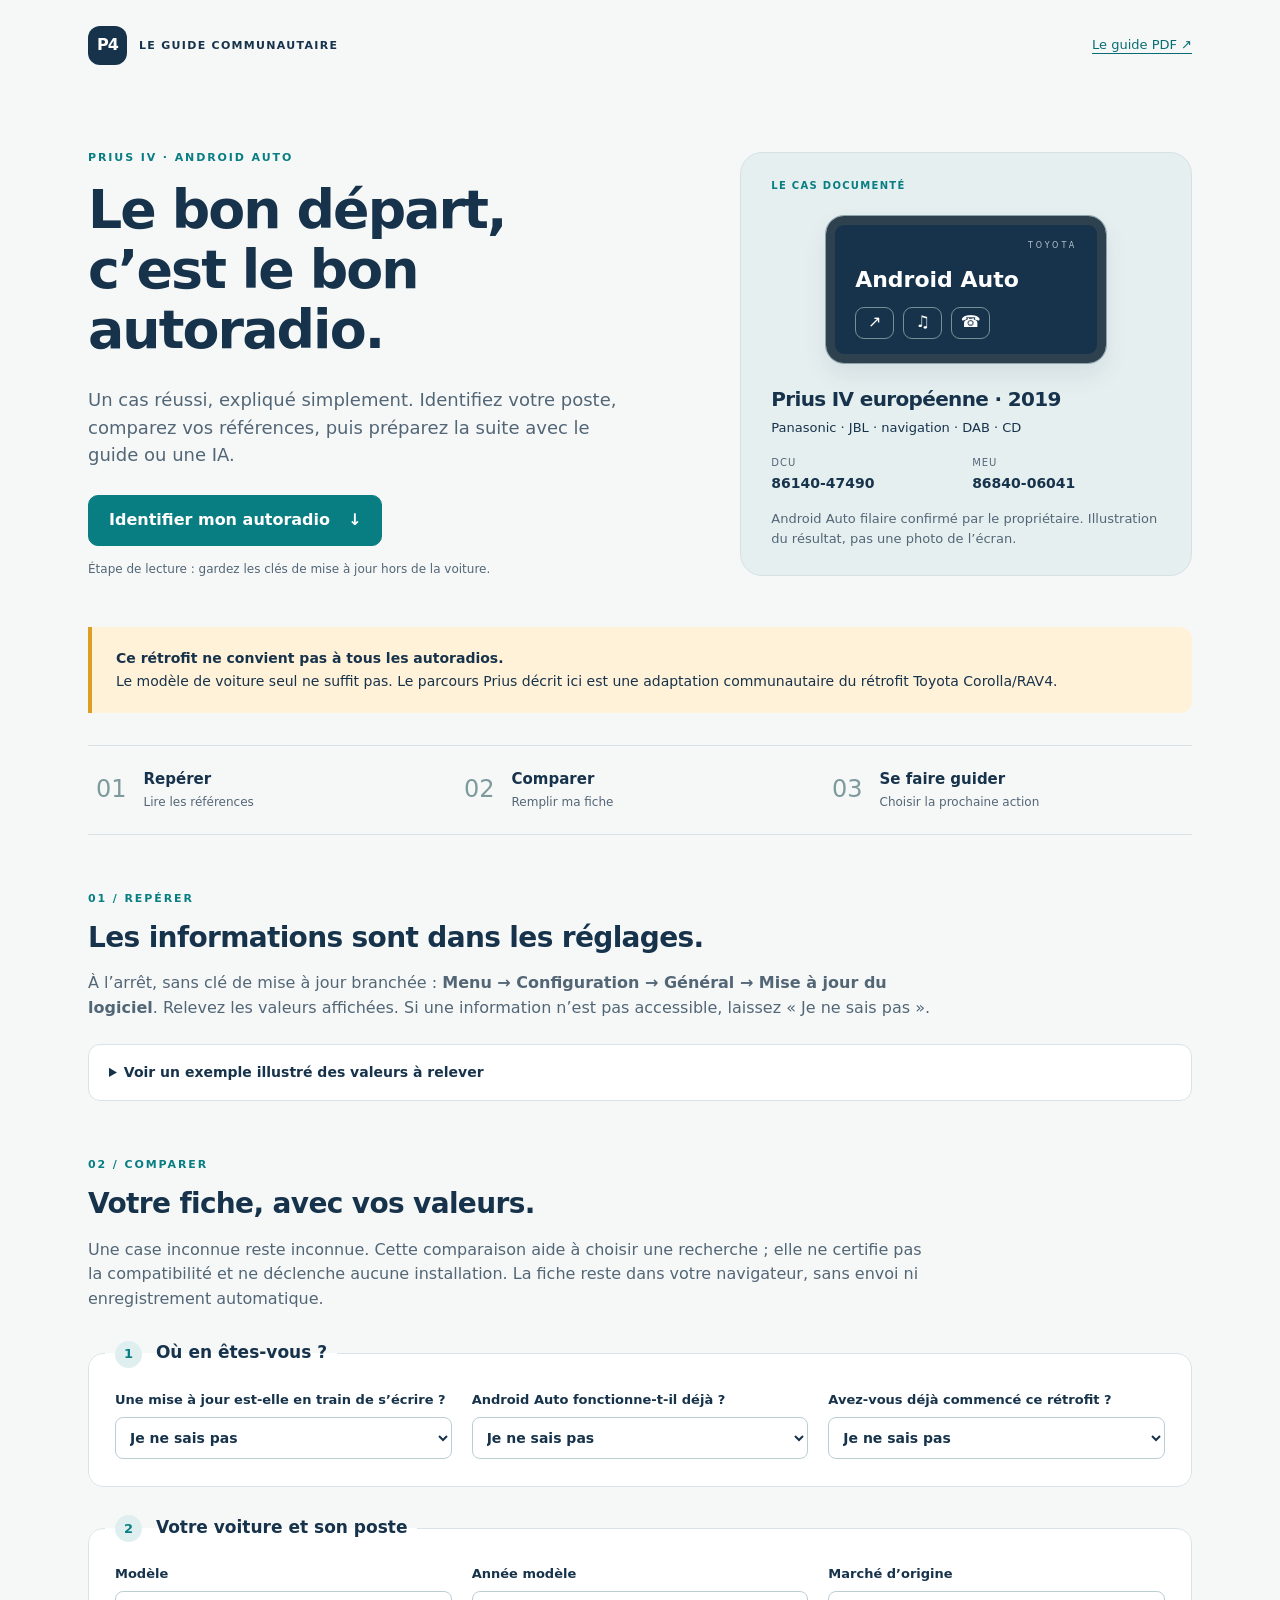
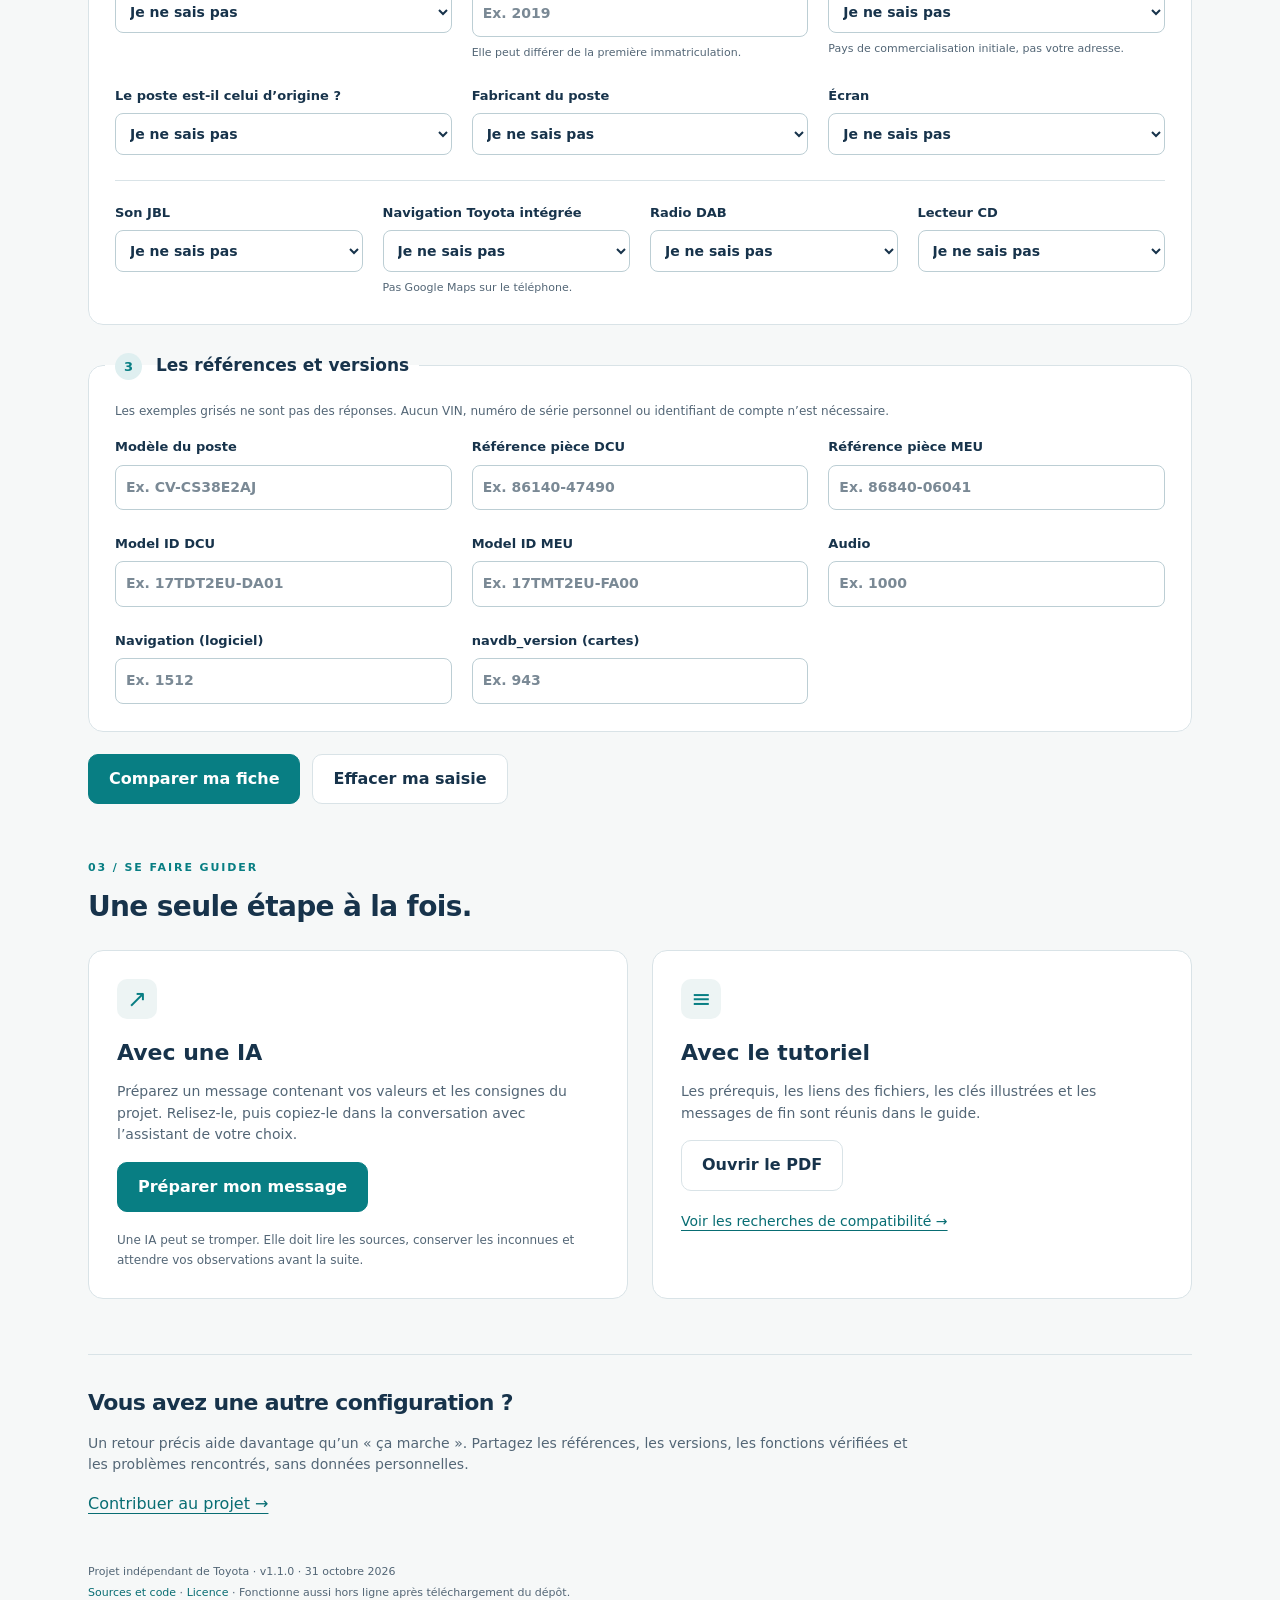
<file: index.html>
<!doctype html>
<html lang="fr"><head><meta charset="utf-8"><meta name="viewport" content="width=device-width, initial-scale=1"><meta http-equiv="refresh" content="0; url=guide/"><title>Guide Prius IV Android Auto</title></head><body><p><a href="guide/">Ouvrir le guide illustré Prius IV Android Auto</a></p></body></html>
</file>
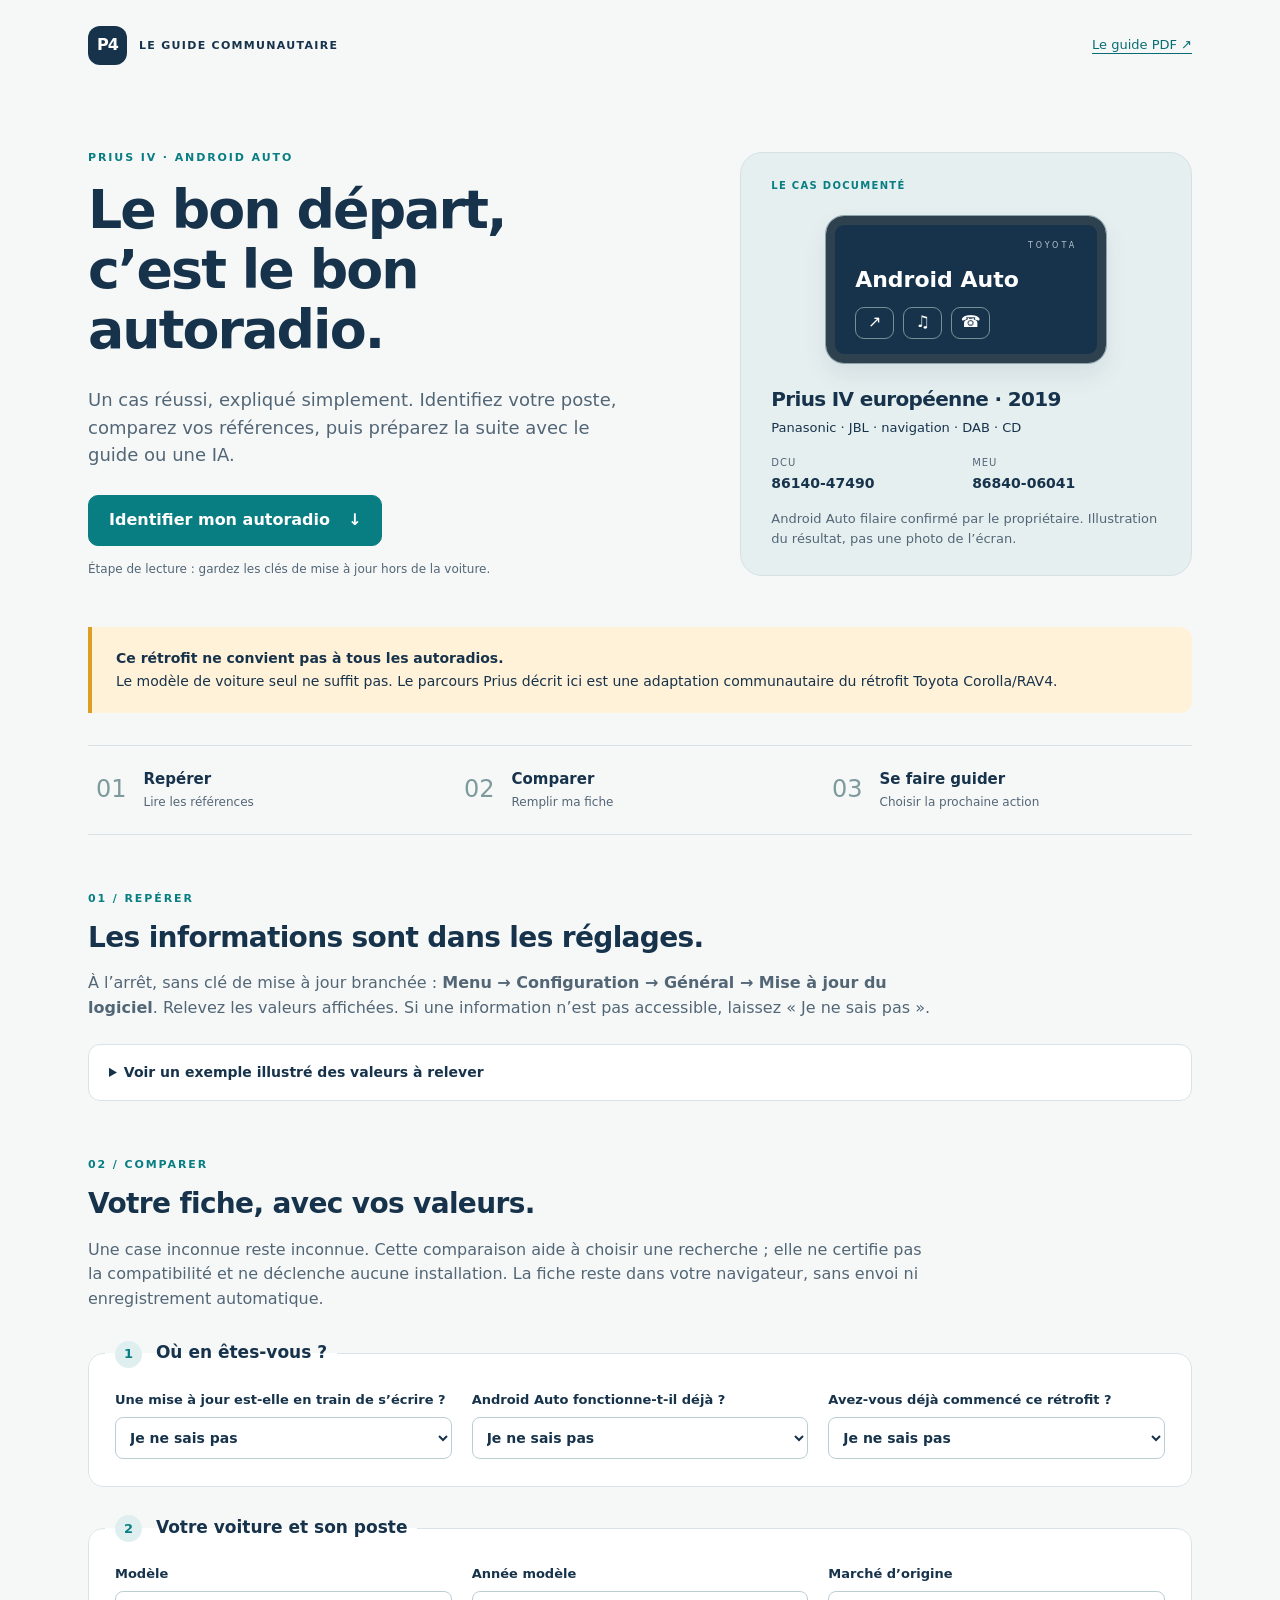
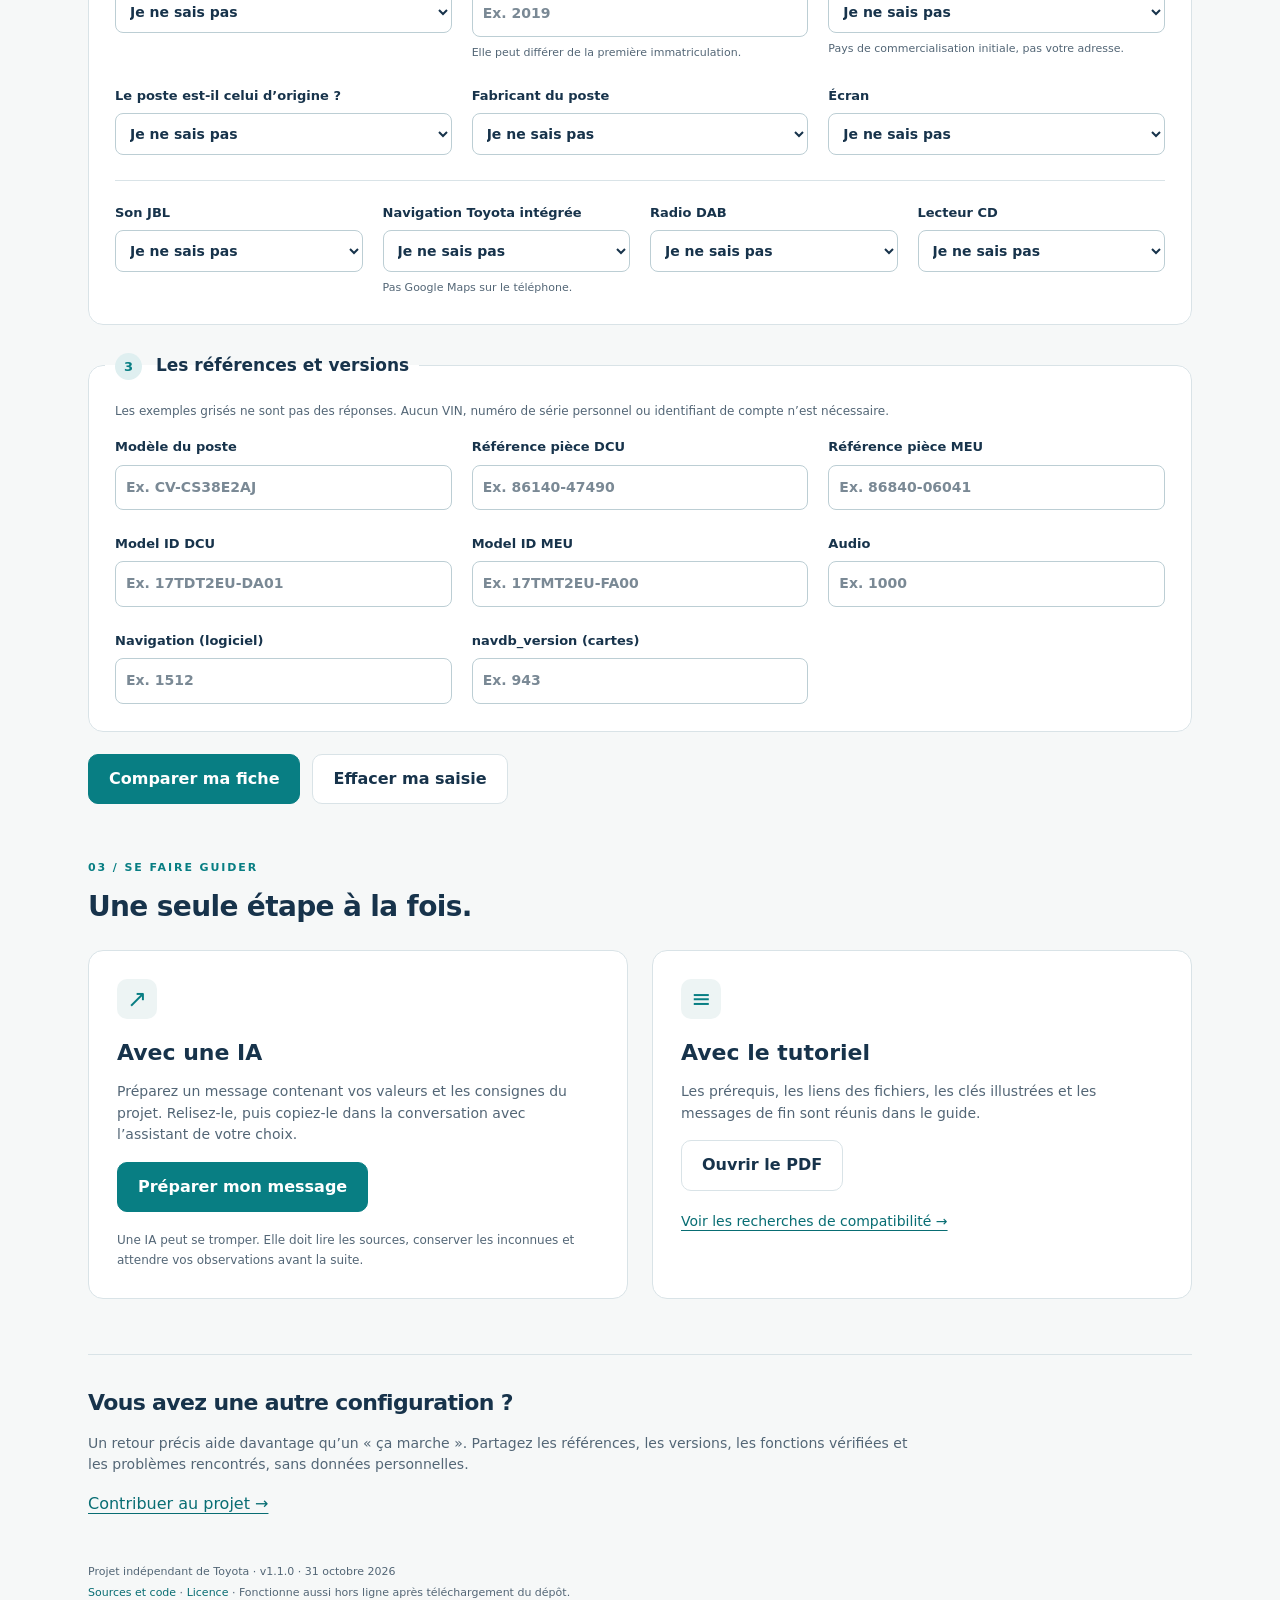
<file: guide/index.html>
<!doctype html>
<html lang="fr">
<head>
  <meta charset="utf-8">
  <meta name="viewport" content="width=device-width, initial-scale=1">
  <meta name="description" content="Identifier son autoradio Toyota avant un rétrofit Android Auto : guide illustré, comparaison des références et fiche pour un accompagnement IA.">
  <title>Mon autoradio est-il concerné ? · Prius IV</title>
  <link rel="stylesheet" href="style.css">
  <script src="preflight.js" defer></script>
  <script src="app.js" defer></script>
</head>
<body>
  <a class="skip" href="#fiche">Aller à ma fiche</a>
  <header class="top"><a class="brand" href="https://github.com/toyrek/prius4-android-auto-retrofit"><span class="mark" aria-hidden="true">P4</span> LE GUIDE COMMUNAUTAIRE</a><a href="../downloads/Tutoriel-Prius-IV-Android-Auto.pdf">Le guide PDF ↗</a></header>
  <main>
    <section class="hero">
      <div><p class="eyebrow">PRIUS IV · ANDROID AUTO</p><h1>Le bon départ,<br>c’est le bon autoradio.</h1><p class="lead">Un cas réussi, expliqué simplement. Identifiez votre poste, comparez vos références, puis préparez la suite avec le guide ou une IA.</p><a class="button" href="#fiche">Identifier mon autoradio <span aria-hidden="true">↓</span></a><p class="small">Étape de lecture : gardez les clés de mise à jour hors de la voiture.</p></div>
      <aside class="case"><span class="pill">LE CAS DOCUMENTÉ</span><div class="radio" aria-hidden="true"><span>TOYOTA</span><strong>Android Auto</strong><div><i>↗</i><i>♫</i><i>☎</i></div></div><h2>Prius IV européenne · 2019</h2><p>Panasonic · JBL · navigation · DAB · CD</p><dl><div><dt>DCU</dt><dd>86140-47490</dd></div><div><dt>MEU</dt><dd>86840-06041</dd></div></dl><p class="small">Android Auto filaire confirmé par le propriétaire. Illustration du résultat, pas une photo de l’écran.</p></aside>
    </section>
    <div class="notice"><strong>Ce rétrofit ne convient pas à tous les autoradios.</strong> Le modèle de voiture seul ne suffit pas. Le parcours Prius décrit ici est une adaptation communautaire du rétrofit Toyota Corolla/RAV4.</div>
    <nav class="steps" aria-label="Les trois étapes"><a href="#identifier"><b>01</b><span><strong>Repérer</strong>Lire les références</span></a><a href="#fiche"><b>02</b><span><strong>Comparer</strong>Remplir ma fiche</span></a><a href="#suite"><b>03</b><span><strong>Se faire guider</strong>Choisir la prochaine action</span></a></nav>
    <section id="identifier" class="section">
      <p class="eyebrow">01 / REPÉRER</p><h2>Les informations sont dans les réglages.</h2><p>À l’arrêt, sans clé de mise à jour branchée : <strong>Menu → Configuration → Général → Mise à jour du logiciel</strong>. Relevez les valeurs affichées. Si une information n’est pas accessible, laissez « Je ne sais pas ».</p>
      <details class="help"><summary>Voir un exemple illustré des valeurs à relever</summary><img src="../assets/identifier.svg" width="1200" height="620" alt="Exemple fictif de l’écran logiciel : Model ID DCU, Model ID MEU, Audio, Navigation et navdb_version. Ne recopiez pas ces valeurs dans votre fiche."><p>Les références des pièces et le fabricant peuvent provenir d’un diagnostic ou d’une étiquette déjà photographiée. Ne démontez pas le poste pour remplir ce formulaire.</p></details>
    </section>
    <section id="fiche" class="section">
      <p class="eyebrow">02 / COMPARER</p><h2>Votre fiche, avec vos valeurs.</h2><p>Une case inconnue reste inconnue. Cette comparaison aide à choisir une recherche ; elle ne certifie pas la compatibilité et ne déclenche aucune installation. La fiche reste dans votre navigateur, sans envoi ni enregistrement automatique.</p>
      <noscript><p class="notice">Activez JavaScript pour comparer les champs, ou utilisez la <a href="https://github.com/toyrek/prius4-android-auto-retrofit/blob/main/ai/fiche-vehicule.md">fiche texte</a> avec le guide PDF.</p></noscript>
      <form id="vehicle-form" autocomplete="off">
        <fieldset><legend><span>1</span> Où en êtes-vous ?</legend><div class="grid three">
          <label>Une mise à jour est-elle en train de s’écrire ?<select name="update_in_progress"><option value="">Je ne sais pas</option><option value="false">Non</option><option value="true">Oui, elle est en cours</option></select></label>
          <label>Android Auto fonctionne-t-il déjà ?<select name="android_auto_works"><option value="">Je ne sais pas</option><option value="false">Non</option><option value="true">Oui</option></select></label>
          <label>Avez-vous déjà commencé ce rétrofit ?<select name="conversion_started"><option value="">Je ne sais pas</option><option value="false">Non</option><option value="true">Oui</option></select></label>
        </div><p class="inline-warning" id="writing-warning" hidden><strong>Écriture en cours :</strong> gardez READY et la clé branchée. Relevez le message exact ; ne changez pas de clé pour remplir cette fiche.</p></fieldset>
        <fieldset><legend><span>2</span> Votre voiture et son poste</legend><div class="grid three">
          <label>Modèle<select name="vehicle"><option value="">Je ne sais pas</option><option value="prius4">Prius IV non rechargeable</option><option value="prime">Prius rechargeable / Prime</option><option value="corolla">Corolla</option><option value="rav4">RAV4</option><option value="other">Autre</option></select></label>
          <label>Année modèle<input name="year" type="number" min="1900" max="2100" placeholder="Ex. 2019"><small>Elle peut différer de la première immatriculation.</small></label>
          <label>Marché d’origine<select name="market"><option value="">Je ne sais pas</option><option value="europe">Europe</option><option value="usa">États-Unis</option><option value="japan">Japon</option><option value="other">Autre</option></select><small>Pays de commercialisation initiale, pas votre adresse.</small></label>
          <label>Le poste est-il celui d’origine ?<select name="original_unit"><option value="">Je ne sais pas</option><option value="true">Oui</option><option value="false">Non / remplacé</option></select></label>
          <label>Fabricant du poste<select name="manufacturer"><option value="">Je ne sais pas</option><option value="panasonic">Panasonic</option><option value="denso">Denso / Denso Ten / Fujitsu Ten</option><option value="aftermarket">Poste adaptable</option><option value="other">Autre</option></select></label>
          <label>Écran<select name="screen"><option value="">Je ne sais pas</option><option value="horizontal">Horizontal</option><option value="vertical11">Grand écran vertical 11,6 pouces</option><option value="other">Autre</option></select></label>
        </div><div class="grid four options">
          <label>Son JBL<select name="jbl"><option value="">Je ne sais pas</option><option value="true">Oui</option><option value="false">Non</option></select></label>
          <label>Navigation Toyota intégrée<select name="navigation"><option value="">Je ne sais pas</option><option value="true">Oui</option><option value="false">Non</option></select><small>Pas Google Maps sur le téléphone.</small></label>
          <label>Radio DAB<select name="dab"><option value="">Je ne sais pas</option><option value="true">Oui</option><option value="false">Non</option></select></label>
          <label>Lecteur CD<select name="cd"><option value="">Je ne sais pas</option><option value="true">Oui</option><option value="false">Non</option></select></label>
        </div></fieldset>
        <fieldset><legend><span>3</span> Les références et versions</legend><p class="small">Les exemples grisés ne sont pas des réponses. Aucun VIN, numéro de série personnel ou identifiant de compte n’est nécessaire.</p><div class="grid three">
          <label>Modèle du poste<input name="head_unit_model" placeholder="Ex. CV-CS38E2AJ" maxlength="60" spellcheck="false"></label>
          <label>Référence pièce DCU<input name="dcu_part" placeholder="Ex. 86140-47490" maxlength="40" spellcheck="false"></label>
          <label>Référence pièce MEU<input name="meu_part" placeholder="Ex. 86840-06041" maxlength="40" spellcheck="false"></label>
          <label>Model ID DCU<input name="dcu_id" placeholder="Ex. 17TDT2EU-DA01" maxlength="60" spellcheck="false"></label>
          <label>Model ID MEU<input name="meu_id" placeholder="Ex. 17TMT2EU-FA00" maxlength="60" spellcheck="false"></label>
          <label>Audio<input name="audio" type="number" min="1" placeholder="Ex. 1000"></label>
          <label>Navigation (logiciel)<input name="navigation_version" type="number" min="1" placeholder="Ex. 1512"></label>
          <label>navdb_version (cartes)<input name="navdb" placeholder="Ex. 943" maxlength="40" spellcheck="false"></label>
        </div></fieldset>
        <div class="actions"><button type="submit">Comparer ma fiche</button><button class="secondary" type="reset">Effacer ma saisie</button></div>
      </form>
      <section id="result" class="result" tabindex="-1" aria-live="polite" hidden><p class="eyebrow">VOTRE PROCHAINE ÉTAPE</p><h3 id="result-title"></h3><p id="result-summary"></p><div class="next"><strong>À faire maintenant</strong><p id="result-next"></p></div><ul id="result-notes"></ul><p class="small">Le résultat compare des déclarations à un seul cas suivi. Il ne vérifie pas physiquement l’autoradio ou le contenu des clés.</p></section>
    </section>
    <section id="suite" class="section">
      <p class="eyebrow">03 / SE FAIRE GUIDER</p><h2>Une seule étape à la fois.</h2><div class="two-cards">
        <article class="resource"><span class="resource-icon" aria-hidden="true">↗</span><h3>Avec une IA</h3><p>Préparez un message contenant vos valeurs et les consignes du projet. Relisez-le, puis copiez-le dans la conversation avec l’assistant de votre choix.</p><button id="prepare-prompt" type="button">Préparer mon message</button><p class="small">Une IA peut se tromper. Elle doit lire les sources, conserver les inconnues et attendre vos observations avant la suite.</p></article>
        <article class="resource"><span class="resource-icon" aria-hidden="true">≡</span><h3>Avec le tutoriel</h3><p>Les prérequis, les liens des fichiers, les clés illustrées et les messages de fin sont réunis dans le guide.</p><a class="button secondary" href="../downloads/Tutoriel-Prius-IV-Android-Auto.pdf">Ouvrir le PDF</a><p><a href="https://github.com/toyrek/prius4-android-auto-retrofit/blob/main/docs/01-compatibilite.md">Voir les recherches de compatibilité →</a></p></article>
      </div>
      <div id="prompt-panel" class="prompt-panel" hidden><label for="agent-prompt">Message à relire et à transmettre à votre assistant</label><textarea id="agent-prompt" rows="15" readonly spellcheck="false"></textarea><div class="actions"><button id="copy-prompt" type="button">Copier le message</button><button id="download-profile" class="secondary" type="button">Télécharger ma fiche JSON</button></div><p id="copy-status" role="status"></p><p class="small">Vous choisissez si vous partagez ce texte avec un service tiers. Aucun assistant n’est connecté à cette page.</p></div>
    </section>
    <section class="endnote"><h2>Vous avez une autre configuration ?</h2><p>Un retour précis aide davantage qu’un « ça marche ». Partagez les références, les versions, les fonctions vérifiées et les problèmes rencontrés, sans données personnelles.</p><a href="https://github.com/toyrek/prius4-android-auto-retrofit/issues/new/choose">Contribuer au projet →</a></section>
  </main>
  <footer>Projet indépendant de Toyota · v1.1.0 · 31 octobre 2026<br><a href="https://github.com/toyrek/prius4-android-auto-retrofit">Sources et code</a> · <a href="https://github.com/toyrek/prius4-android-auto-retrofit/blob/main/LICENSE">Licence</a> · Fonctionne aussi hors ligne après téléchargement du dépôt.</footer>
</body>
</html>
</file>
<file: guide/style.css>
:root{--ink:#17334b;--muted:#536676;--teal:#087e83;--line:#d9e3e7;--paper:#f6f8f8;--warm:#fff2d9;--white:#fff;font-family:system-ui,-apple-system,"Segoe UI",sans-serif;color:var(--ink);background:var(--paper);font-synthesis:none;line-height:1.55}
*{box-sizing:border-box}html{scroll-behavior:smooth;scroll-padding-top:24px}body{margin:0}a{color:#086d73;text-underline-offset:4px}a:hover{text-decoration-thickness:2px}button,input,select,textarea{font:inherit}button,.button{display:inline-flex;justify-content:center;align-items:center;gap:18px;background:var(--teal);color:white;border:1px solid var(--teal);border-radius:10px;padding:13px 20px;font-weight:650;text-decoration:none;cursor:pointer;line-height:1.4}button:hover,.button:hover{background:#06666b}.secondary{background:white;color:var(--ink);border-color:var(--line)}.secondary:hover{background:#edf3f4}button:focus-visible,a:focus-visible,select:focus-visible,input:focus-visible,textarea:focus-visible,summary:focus-visible{outline:3px solid #e5a92e;outline-offset:3px}[hidden]{display:none!important}.skip{position:absolute;top:-100px;left:12px;z-index:2;padding:12px;background:white}.skip:focus{top:12px}.top,main,footer{max-width:1180px;margin:auto}.top{display:flex;justify-content:space-between;gap:20px;align-items:center;padding:26px 38px;font-size:13px}.brand{display:flex;align-items:center;gap:12px;color:var(--ink);letter-spacing:1.3px;font-size:11px;font-weight:750;text-decoration:none}.mark{display:grid;place-items:center;width:39px;height:39px;border-radius:12px;background:var(--ink);color:white;font-size:16px;letter-spacing:-1px}main{padding:0 38px}.hero{display:grid;grid-template-columns:1.3fr 1fr;gap:65px;align-items:center;padding:58px 0 48px}.eyebrow{font-size:11px;letter-spacing:1.9px;font-weight:800;color:var(--teal);margin:0 0 14px}h1{font-size:clamp(32px,4.2vw,54px);line-height:1.12;letter-spacing:-1.9px;margin:0 0 25px}h2{font-size:28px;line-height:1.22;letter-spacing:-.65px;margin:0 0 16px}h3{font-size:22px;line-height:1.25;margin:0 0 14px}p{margin:0 0 16px}.lead{font-size:18px;color:var(--muted);max-width:530px;margin-bottom:26px}.small,small{font-size:12px;color:var(--muted);line-height:1.6}.hero .small{margin:14px 0 0}.case{background:#e6eff0;border:1px solid #d4e2e4;border-radius:22px;padding:25px 30px}.pill{font-size:10px;letter-spacing:1.3px;font-weight:800;color:var(--teal);display:block}.radio{margin:23px auto 24px;padding:15px 20px;border:9px solid #2e414f;outline:1px solid #8fa5ad;border-radius:18px;background:#17334b;color:#fff;max-width:280px;box-shadow:0 12px 25px #17334b16}.radio>span{font-size:8px;letter-spacing:3px;display:block;text-align:right;opacity:.7}.radio strong{display:block;font-size:22px;font-weight:550;margin:10px 0}.radio div{display:flex;gap:9px}.radio i{display:grid;place-items:center;font-size:16px;font-style:normal;border:1px solid #769196;border-radius:9px;width:39px;height:32px}.case h2{font-size:20px;margin-bottom:7px}.case p{font-size:13px}.case dl{margin:17px 0 0;display:grid;grid-template-columns:1fr 1fr;gap:12px}.case dt{font-size:10px;color:var(--muted);letter-spacing:1px}.case dd{margin:2px 0 0;font-weight:650;font-size:14px}.notice{padding:20px 24px;background:var(--warm);border-left:4px solid #dc9e24;border-radius:0 12px 12px 0;font-size:14px;line-height:1.65}.notice strong{display:block}.steps{display:grid;grid-template-columns:repeat(3,1fr);margin:32px 0 0;border-block:1px solid var(--line)}.steps a{display:flex;gap:17px;align-items:center;padding:22px 8px;text-decoration:none;font-size:12px;color:var(--muted)}.steps b{color:#7e9a9d;font-size:24px;font-weight:450}.steps strong{display:block;color:var(--ink);font-size:15px;margin-bottom:2px}.section{padding:55px 0 0;scroll-margin-top:20px}.section>p:not(.eyebrow){max-width:850px;color:var(--muted)}.help{background:white;border:1px solid var(--line);border-radius:12px;margin-top:23px}.help summary{padding:17px 20px;font-weight:600;cursor:pointer;font-size:14px}.help img{display:block;width:100%;height:auto}.help p{padding:0 22px 8px;font-size:13px}fieldset{margin:27px 0 0;border:1px solid var(--line);border-radius:15px;padding:22px 26px 27px;background:white;min-width:0}legend{font-size:17px;font-weight:650;padding:0 10px;margin-left:-10px}legend span{display:inline-grid;place-items:center;width:27px;height:27px;background:#dfeff0;border-radius:50%;font-size:13px;color:var(--teal);margin-right:8px}.grid{display:grid;gap:24px 20px}.three{grid-template-columns:repeat(3,minmax(0,1fr))}.four{grid-template-columns:repeat(4,minmax(0,1fr))}label{display:flex;flex-direction:column;gap:7px;font-size:13px;font-weight:600;min-width:0}label small{font-weight:400;font-size:11px}input,select,textarea{width:100%;max-width:100%;min-width:0;border:1px solid #bcced4;border-radius:8px;padding:11px 10px;background:#fff;color:var(--ink);font-size:14px}input::placeholder{color:#7a8995;opacity:1}textarea{resize:vertical;line-height:1.5}.options{border-top:1px solid var(--line);margin-top:25px;padding-top:22px}.inline-warning{margin:22px 0 0;padding:15px;background:var(--warm);font-size:14px;border-radius:8px}.actions{display:flex;flex-wrap:wrap;gap:12px;margin-top:22px}.result{border:2px solid var(--teal);border-radius:15px;background:white;padding:27px;margin-top:24px}.result h3{font-size:26px}.result .next{background:#eaf3f3;border-radius:10px;padding:18px;margin:18px 0}.next p{margin:7px 0 0}.next strong{font-size:12px;text-transform:uppercase;letter-spacing:1px}.result ul{padding-left:21px;font-size:14px}.result li{padding-bottom:8px}.result>p.small{margin-bottom:0}.two-cards{display:grid;grid-template-columns:1fr 1fr;gap:24px;margin-top:26px}.resource{background:white;border:1px solid var(--line);border-radius:15px;padding:28px}.resource-icon{display:grid;place-items:center;background:#edf4f4;color:var(--teal);border-radius:10px;width:40px;height:40px;font-size:24px;margin-bottom:20px}.resource p{font-size:14px;color:var(--muted)}.resource .small{font-size:12px;margin:19px 0 0}.resource>a+p{margin-top:20px;margin-bottom:0}.prompt-panel{background:#e7eff0;border:1px solid var(--line);border-radius:15px;padding:24px;margin-top:24px}.prompt-panel textarea{margin-top:12px;font-size:12px;font-family:ui-monospace,Consolas,monospace}.prompt-panel p{font-size:13px;margin:13px 0 0}.endnote{border-top:1px solid var(--line);margin-top:55px;padding:35px 0 0}.endnote h2{font-size:22px}.endnote p{font-size:14px;max-width:820px;color:var(--muted)}footer{padding:45px 38px 30px;font-size:11px;line-height:1.9;color:var(--muted)}
@media(max-width:800px){.hero{gap:28px;padding-top:32px}.three{grid-template-columns:repeat(2,minmax(0,1fr))}.four{grid-template-columns:repeat(2,minmax(0,1fr))}.case{padding:22px}.top,main,footer{padding-left:23px;padding-right:23px}.two-cards{gap:16px}.resource{padding:23px}}
@media(max-width:600px){.top{padding-top:18px;padding-bottom:18px}.top>a:last-child{font-size:11px;white-space:nowrap}.brand{font-size:9px;letter-spacing:.6px;gap:8px}.mark{width:33px;height:33px}.hero{grid-template-columns:1fr;gap:24px;padding:25px 0 27px}h1{font-size:37px;letter-spacing:-1.4px}.lead{font-size:16px}.case{padding:23px}.radio{max-width:245px}.case dl{max-width:310px}.steps{gap:4px}.steps a{padding:17px 0;gap:8px;align-items:flex-start}.steps b{font-size:18px;line-height:1.2}.steps strong{font-size:12px}.steps a span{font-size:10px}.section{padding-top:36px}h2{font-size:24px}.section>p{font-size:14px}.three,.four,.two-cards{grid-template-columns:1fr}.grid{gap:18px}fieldset{padding:18px 18px 22px}legend{font-size:15px}label{font-size:13px}input,select,textarea{font-size:16px}.result{padding:21px}.result h3{font-size:23px}.actions button{flex:1 1 160px}.notice{padding:17px 19px;font-size:13px}.resource{padding:23px}.prompt-panel{padding:18px}footer{padding-top:30px}}
@media(prefers-reduced-motion:reduce){html{scroll-behavior:auto}}
@media print{.top,.skip,.actions,button{display:none}main{padding:0}.hero{padding:10px 0;gap:25px}.section{padding-top:25px}fieldset,.resource,.case{break-inside:avoid}.help{display:block}.help img{max-height:350px;object-fit:contain}body{background:white}.three{grid-template-columns:repeat(3,1fr)}}
</file>
